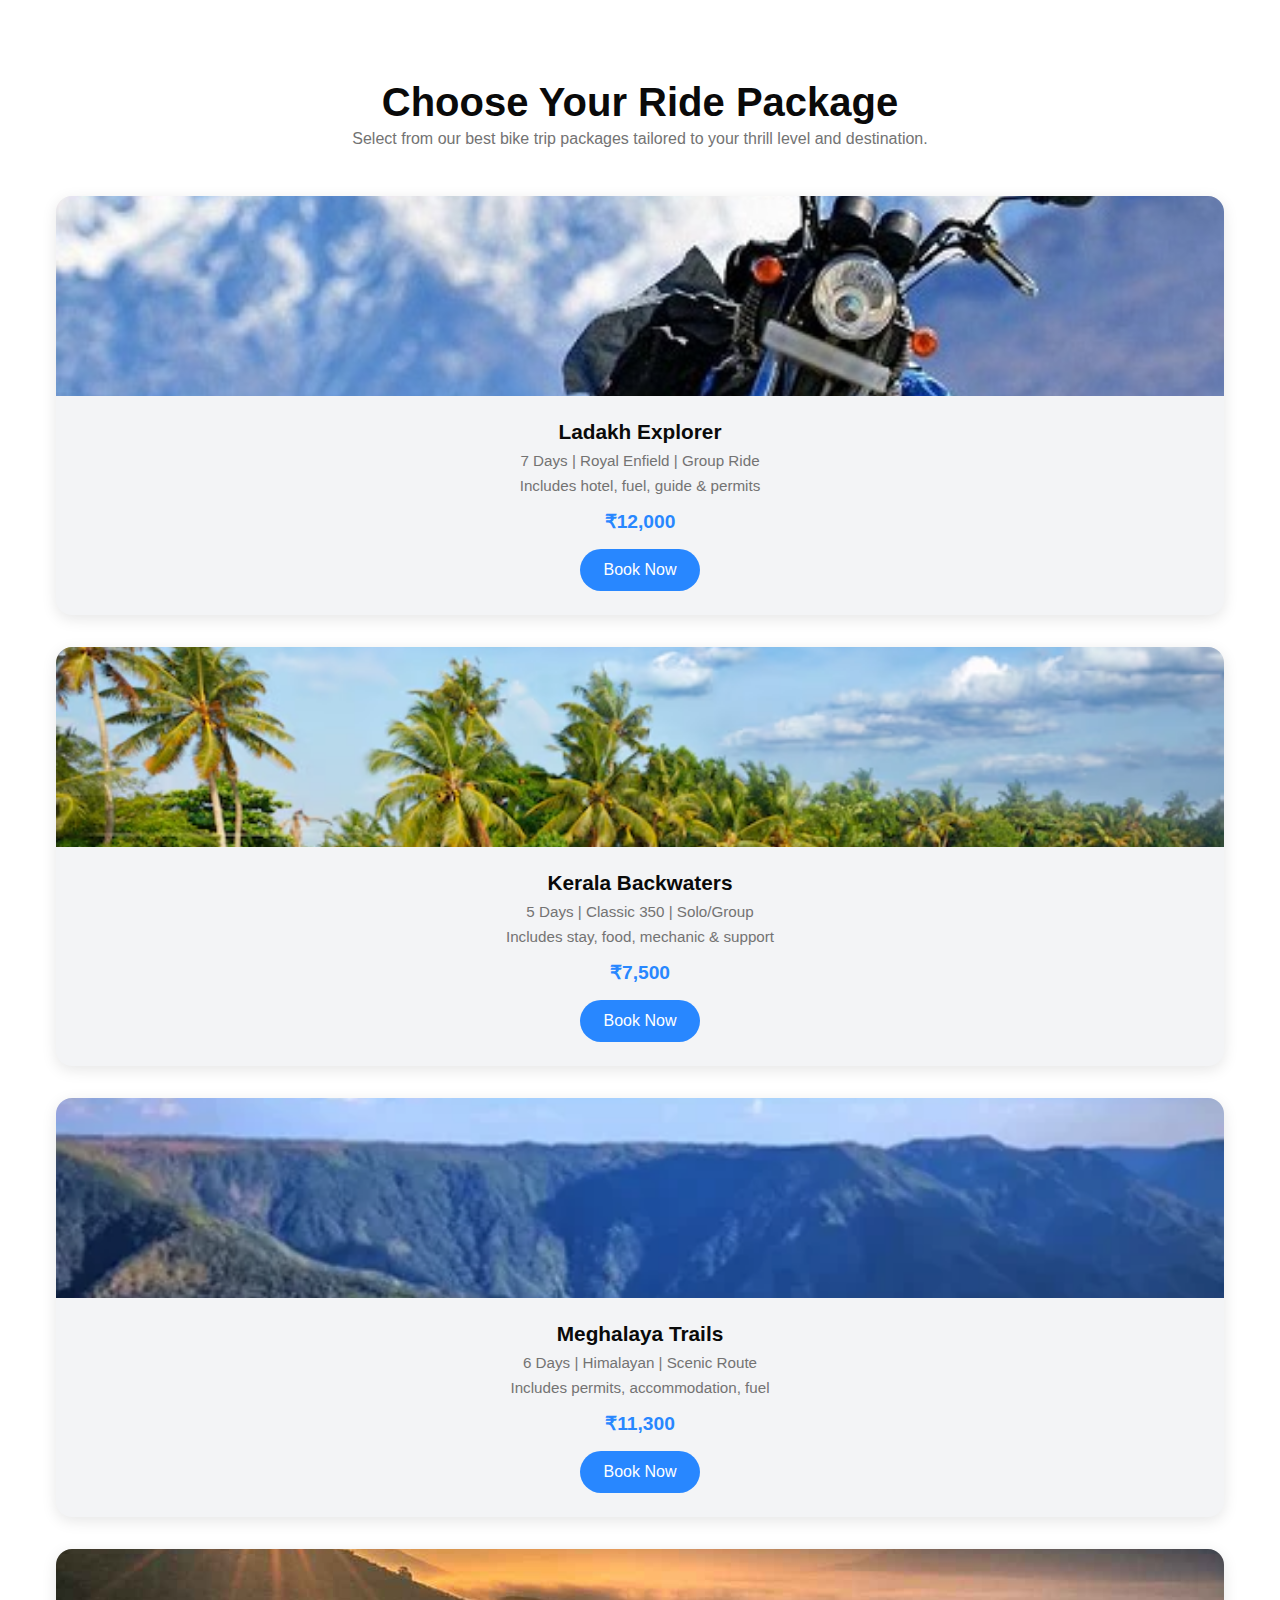
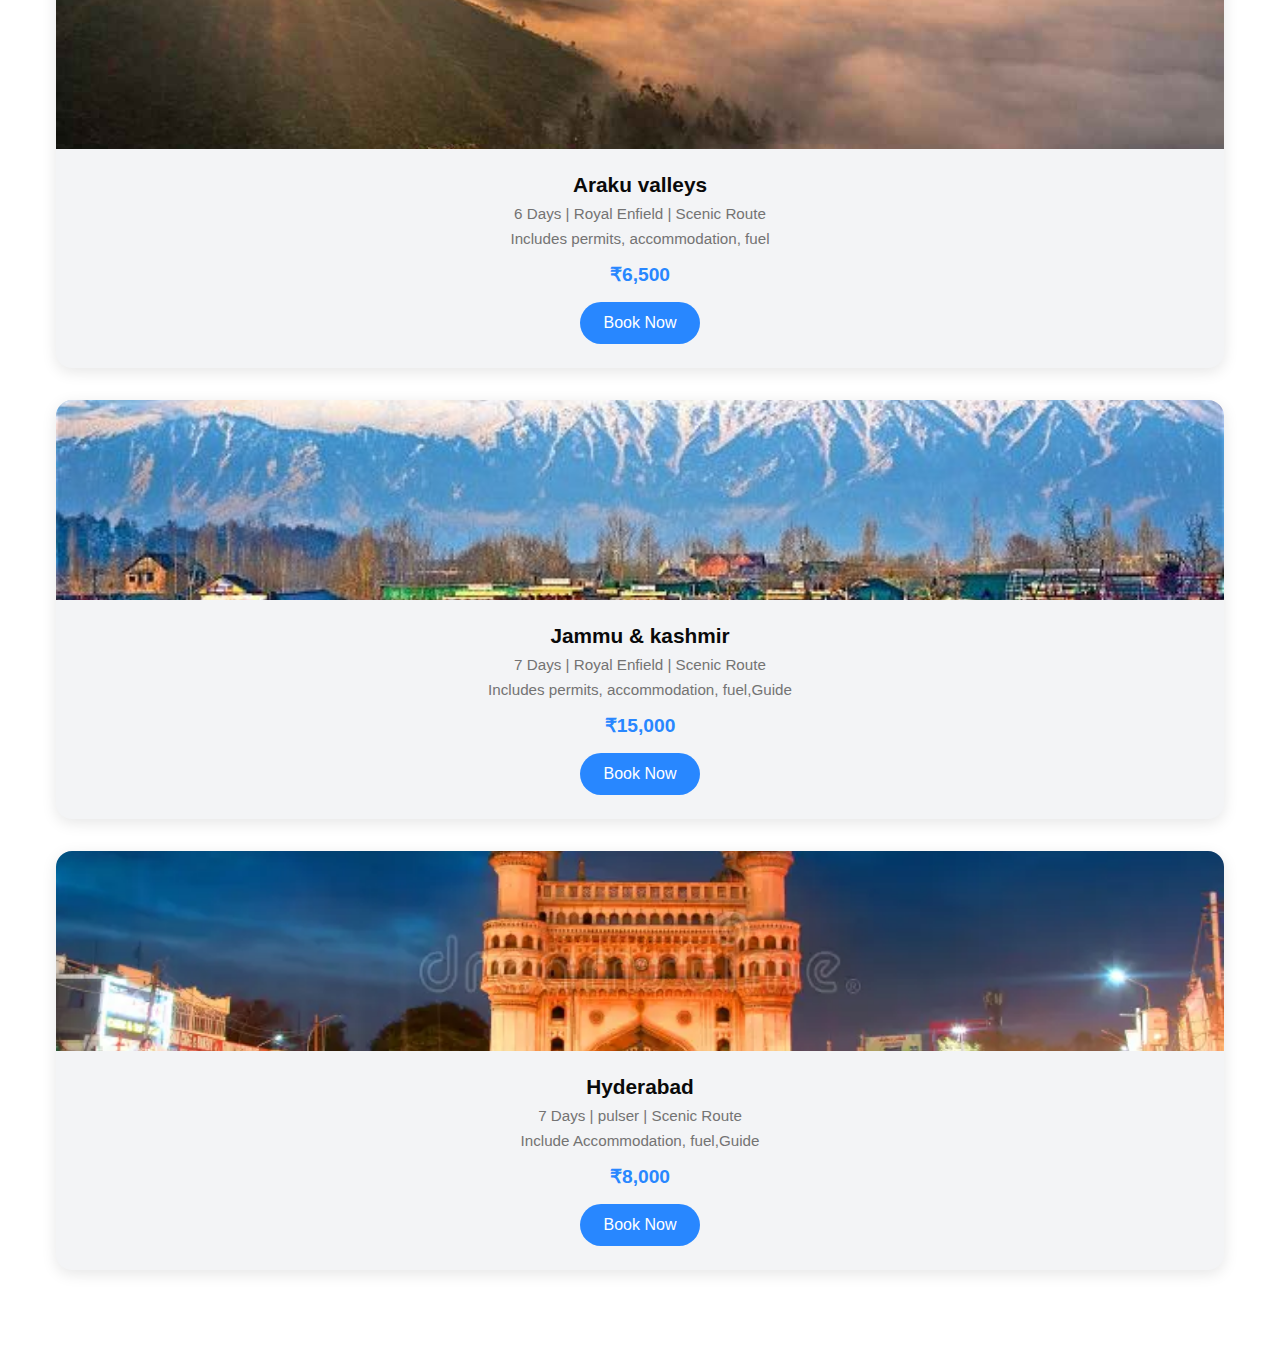
<file: packages.html>
<!DOCTYPE html>
<html lang="en">
<head>
    <meta charset="UTF-8">
    <meta name="viewport" content="width=device-width, initial-scale=1.0">
    <title>Document</title>
    <link rel="stylesheet" href="style.css">
</head>
<body>
    <section class="section__container packages__container" id="packages">
  <h2 class="section__header">Choose Your Ride Package</h2>
  <p class="section__description">
    Select from our best bike trip packages tailored to your thrill level and destination.
  </p>
  <div class="packages__grid">
    <div class="package__card">
      <img src="./Ladakh.png" alt="Ladakh Ride" />
      <div class="package__details">
        <h4>Ladakh Explorer</h4>
        <p>7 Days | Royal Enfield | Group Ride</p>
        <p>Includes hotel, fuel, guide & permits</p>
        <h5>₹12,000</h5>
        <a href="trip.html"><button class="btn">Book Now</button></a>
      </div>
    </div>

    <div class="package__card">
      <img src="kerala.png" alt="Kerala Ride" />
      <div class="package__details">
        <h4>Kerala Backwaters</h4>
        <p>5 Days | Classic 350 | Solo/Group</p>
        <p>Includes stay, food, mechanic & support</p>
        <h5>₹7,500</h5>
        <a href="trip.html"><button class="btn">Book Now</button></a>
      </div>
    </div>

    <div class="package__card">
      <img src="mega.png" alt="Meghalaya Ride" />
      <div class="package__details">
        <h4>Meghalaya Trails</h4>
        <p>6 Days | Himalayan | Scenic Route</p>
        <p>Includes permits, accommodation, fuel</p>
        <h5>₹11,300</h5>
         <a href="trip.html"><button class="btn">Book Now</button></a>
        </div>
    </div>
    <div class="package__card">
      <img src="araku.png" alt="Araku Ride" />
      <div class="package__details">
        <h4>Araku valleys</h4>
        <p>6 Days | Royal Enfield | Scenic Route</p>
        <p>Includes permits, accommodation, fuel</p>
        <h5>₹6,500</h5>
        <a href="trip.html"><button class="btn">Book Now</button></a>
      </div>
    </div>
     <div class="package__card">
      <img src="jammu.png" alt="Araku Ride" />
      <div class="package__details">
        <h4>Jammu & kashmir</h4>
        <p>7 Days | Royal Enfield | Scenic Route</p>
        <p>Includes permits, accommodation, fuel,Guide</p>
        <h5>₹15,000</h5>
        <a href="trip.html"><button class="btn">Book Now</button></a>
      </div>
    </div>
    <div class="package__card">
      <img src="hyd.png" alt="Araku Ride" />
      <div class="package__details">
        <h4>Hyderabad</h4>
        <p>7 Days | pulser | Scenic Route</p>
        <p>Include Accommodation, fuel,Guide</p>
        <h5>₹8,000</h5>
        <a href="trip.html"><button class="btn">Book Now</button></a>
      </div>
    </div>
  </div>
</section>
</body>
</html>
</file>
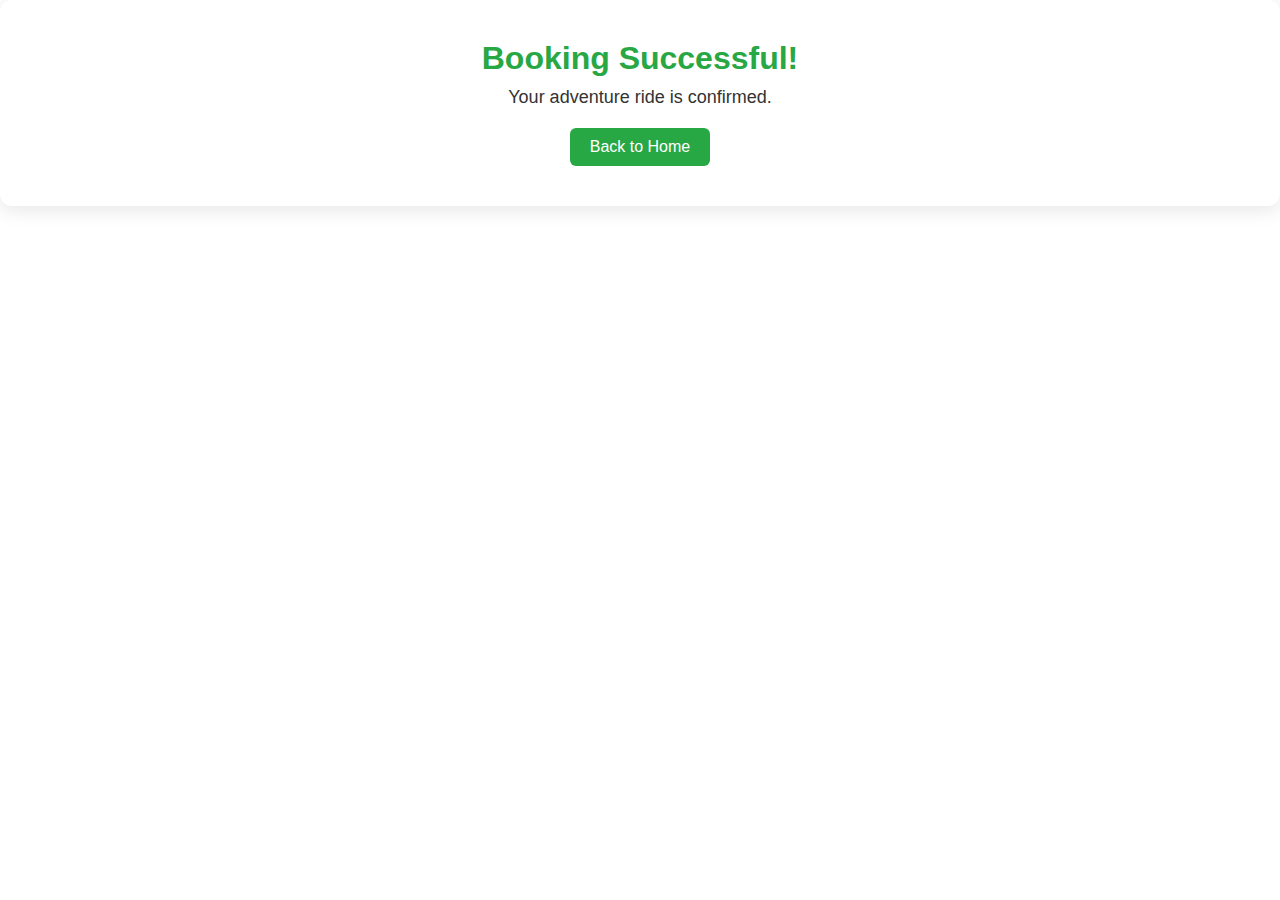
<file: result.html>
<!DOCTYPE html>
<html lang="en">
<head>
    <meta charset="UTF-8">
    <meta name="viewport" content="width=device-width, initial-scale=1.0">
    <title>Document</title>
    <link rel="stylesheet" href="style.css">
</head>
<body>
    <div class="success-box">
    <h1> Booking Successful!</h1>
    <p>Your adventure ride is confirmed.</p>
    <a href="index.html">Back to Home</a>
  </div>
</body>
</html>
</file>
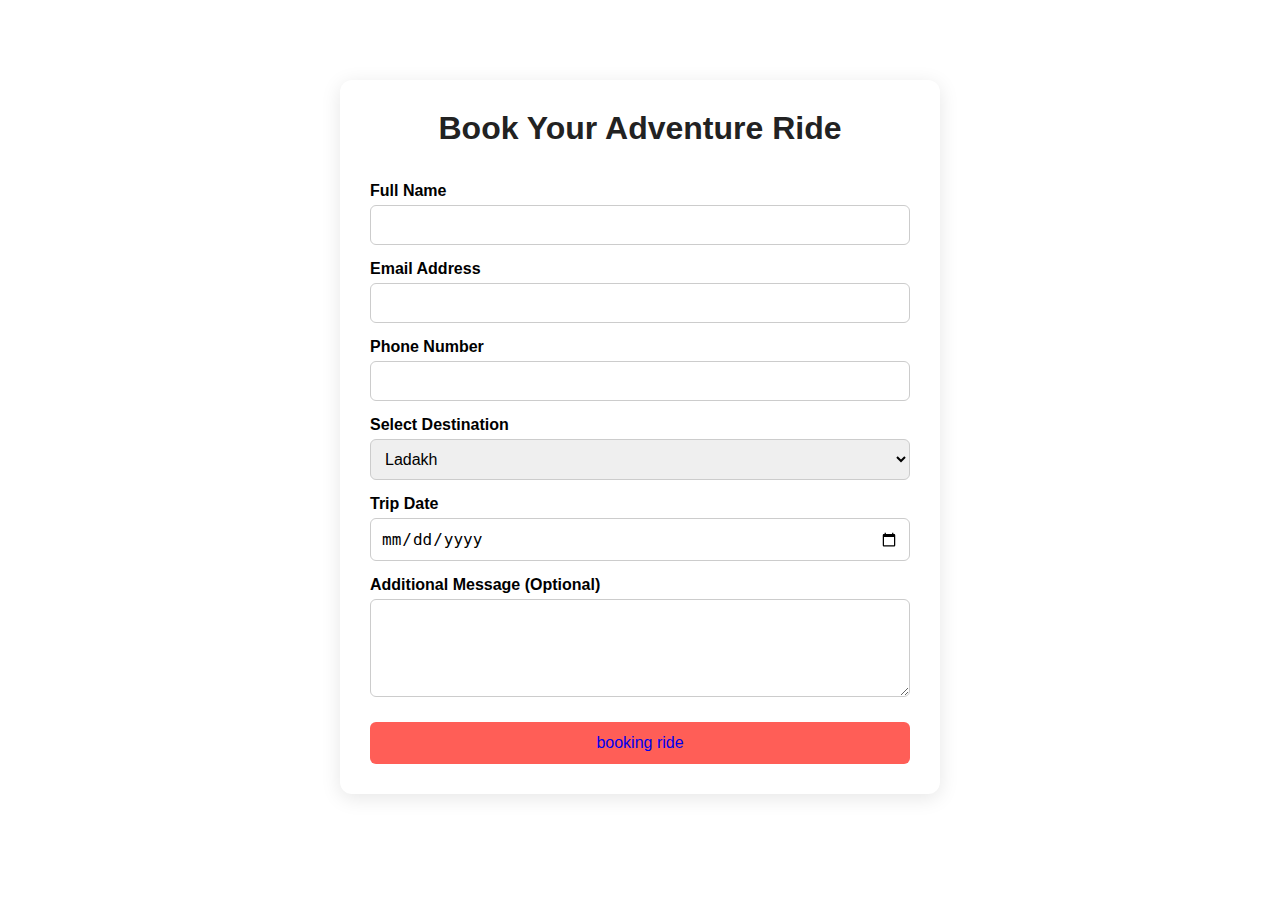
<file: trip.html>
<!DOCTYPE html>
<html lang="en">
<head>
    <meta charset="UTF-8">
    <meta name="viewport" content="width=device-width, initial-scale=1.0">
    <title>Document</title>
    <link rel="stylesheet" href="style.css">
</head>
<body>
     <div class="booking__container">
    <h1>Book Your Adventure Ride</h1>
    <form action="#" method="POST">
      <label for="name">Full Name</label>
      <input type="text" id="name" name="name" required />

      <label for="email">Email Address</label>
      <input type="email" id="email" name="email" required />

      <label for="phone">Phone Number</label>
      <input type="tel" id="phone" name="phone" required />

      <label for="destination">Select Destination</label>
      <select id="destination" name="destination">
        <option value="ladakh">Ladakh</option>
        <option value="meghalaya">Meghalaya</option>
        <option value="kerala">Kerala</option>
        <option value="Araku">Araku</option>
        <option value="Kashmir">Kashmir</option>
        <option value="Goa">Goa</option>
        <option value="Hyderabad">Hyderabad</option>
        <option value="Chennai">Chennai</option>
        <option value="Benguluru">Benguluru</option>
        <option value="Mumbai">Mumbai</option>

      </select>

      <label for="date">Trip Date</label>
      <input type="date" id="date" name="date" required />

      <label for="message">Additional Message (Optional)</label>
      <textarea id="message" name="message" rows="4"></textarea>

      <button type="submit" class="btn1"><a href="result.html">booking ride</a></button>
    </form>
  </div>
</body>
</html>
</file>
<file: style.css>
:root {
  --primary-color: #2887ff;
  --primary-color-dark: #2476da;
  --text-dark: #0a0a0a;
  --text-light: #737373;
  --extra-light: #f3f4f6;
  --white: #ffffff;
  --max-width: 1200px;
}

*{
  padding: 0;
  margin: 0;
  box-sizing: border-box;
}

.section__container {
  max-width: var(--max-width);
  margin: auto;
  padding: 5rem 1rem;
}

.section__header {
  margin-bottom: 5px;
  font-size: 2.5rem;
  font-weight: 700;
  color: var(--text-dark);
  text-align: center;
}

.section__description {
  max-width: 600px;
  margin-inline: auto;
  color: var(--text-light);
  text-align: center;
}

.btn {
  padding: 0.75rem 1.5rem;
  outline: none;
  border: none;
  font-size: 1rem;
  white-space: nowrap;
  color: var(--white);
  background-color: var(--primary-color);
  border-radius: 5rem;
  transition: 0.3s;
  cursor: pointer;
}

.btn:hover {
  background-color: var(--primary-color-dark);
}

.logo {
  font-size: 1.75rem;
  font-weight: 800;
  color: var(--text-dark);
}

img {
  display: flex;
  width: 100%;
}

a {
  text-decoration: none;
  transition: 0.3s;
}

ul {
  list-style: none;
}

html,
body {
  scroll-behavior: smooth;
}

body {
  font-family: "DM Sans", sans-serif;
}

nav {
      position:fixed;
      top: 0;
      width: 100%;
      background-color: var(--white);
      box-shadow: 0 2px 10px rgba(0, 0, 0, 0.1);
      z-index: 100;
    }
    @media (max-width: 768px) {
  nav {
    position: relative;
    box-shadow: none;
  }
}


    .nav__container {
      max-width: var(--max-width);
      margin: auto;
      padding: 1rem;
      display: flex;
      align-items: center;
      justify-content: space-between;
      height: var(--nav-height);
    }

    .nav__logo {
      font-size: 1.5rem;
      font-weight: 700;
      color: var(--primary-color);
      display: flex;
      justify-content: space-between; 
      align-items: center;
      padding: 1rem 2rem;
      
    }

    .nav__links {
      
      top: var(--nav-height);
      left: 0;
      /* width: 100%; */
      padding: 2rem;
      display: flex;
      flex-direction: column;
      align-items: center;
      gap: 1.5rem;
      background-color: var(--white);
      transform: translateY(-150%);
      transition: transform 0.5s ease;
      box-shadow: 0 5px 10px rgba(0, 0, 0, 0.1);
      z-index: 99;
    }
    /* .nav__links:hover{
      color: skyblue;
    } */

    #nav-toggle {
      display: none;
    }

    #nav-toggle:checked ~ .nav__links {
      transform: translateY(0);
    }

    .nav__links a {
      font-weight: 600;
      color: var(--text-dark);
      padding: 0.5rem 1rem;
      border-radius: 5px;
      transition: all 0.3s ease;
    }

    .nav__links a:hover {
      color: var(--primary-color);
      background-color: rgba(40, 135, 255, 0.1);
    }

    .nav__btns {
      display: none;
    }

    .nav_menu_btn {
      display: flex;
      align-items: center;
      justify-content: center;
      font-size: 1.5rem;
      color: var(--text-dark);
      cursor: pointer;
      width: 40px;
      height: 40px;
      border-radius: 50%;
      transition: background 0.3s ease;
    }

    .nav_menu_btn:hover {
      background-color: rgba(40, 135, 255, 0.1);
    }

 header{
  margin-top: 5rem;
  padding-inline: 1rem;
  position: relative;
  isolation: isolate;
  overflow: hidden;
}

.header__content:hover{
  color: white;
}
header::before{
  position:absolute;
  content: "";
  height: 100%;
  width: calc(100% - 2rem);
  top: 50%;
  left: 50%;
  transform: translate(-50%, -50%);
  background-image: url(./background.png);
  background-position: center;
  background-size: cover;
  background-repeat: no-repeat;
  border-radius: 3rem;
  z-index: -1;
} 
.header__container{
  display: grid;

}
.header__content{
  padding: 4rem 1rem;
}


  .header__content p{
    margin-bottom: 5px;
    font-size: 1rem;
    font-weight: 600;
    color: var(--text-dark);
    text-align: center;
  }
  .header__content h1{
    margin-bottom: 2rem;
    font-size: 4.5rem;
    font-weight: 600;
    color: var(--text-dark);
    line-height: 5.5rem;
    text-align: center;
  }

  .header__btns{
    display:flex ;
    align-items: center;
    justify-content: center;
    gap: 1rem;
  }
  .header__btns .btn{
    padding: 1rem 2rem;
  }
.header__btns a {
  padding: 9px 10px;
  font-size: 1,5rem;
  color: var(--primary-color);
  background-color: var(--white);
  
}
.header__btns a:hover{
color: var(--white);
background-color: var(--primary-color);
}

.destination_container :is(.sectionheader, .section_description){
  text-align: left;
  margin-inline-start: unset;
}

  .destination__grid{
  margin-top: 4rem;
  display: grid;
  gap: 2rem 1rem;

}
.destination__card img {
  border-radius: 1.5rem;
  box-shadow: 5px 5px 20px rgba(0, 0, 0, 0.2);
}  

.destination_card_details{
  padding:1rem;
  display: flex;
  align-items: center;
  justify-content: space-between;
  gap: 1rem;
}
.destination_card_details h4{
margin-bottom: 5px;
font-size: 1.2rem;
font-weight: 600;
columns: var(--text-dark);
}
.destination_card_details p{
  columns: var(--text-light);
}


.destination__ratings{
  padding: 5px 10px;
  font-size: 0.9rem;
  white-space: nowrap;
  color: var(--white);
  background-color: var(--primary-color);
  border-radius: 1rem;
  transition: 0.3s;
}

.destination_card:hover .destination_ratings{
  background-color: var(--primary-color-dark);
}
.destination__card:hover {
  transform: translateY(-10px);
  box-shadow: 0 12px 24px rgba(0, 0, 0, 0.2);
}

.journey__grid{
  margin-top: 2rem;
  display: grid;
  gap: 0 1rem;
}


.journey__card__bg {
  padding: 2rem;
}

.journey__card__content {
  position: absolute;
  bottom: -100%;
  left: 0;
  width: 100%;
  height: 100%;
  padding: 2rem;
  background-color: var(--primary-color);
  border-radius: 1rem;
  color: var(--white);
  transition: bottom 0.5s ease;
  display: flex;
  flex-direction: column;
  justify-content: center;
}

.journey__card:hover .journey__card__content {
  bottom: 0;
}

.journey__card{
  position: relative;
  isolation: isolate;
  padding-top: 4rem;
  overflow: hidden;
  border-radius: 1rem;
  transition: 0.3s ease;
}



.journey_card_bg span{
  display: inline-block;
  margin-bottom: 4rem;
  font-size: 1.75rem;
  color: var(--primary-color);
}

.journey_card_bg h4{
  font-size: 1.2rem;
  font-weight: 600;
  color: var(--text-dark);
}


  .journey_card:hover {
    top: 0;
  }


.journey__card:hover {
  transform: translateY(-10px);
  box-shadow: 0 10px 25px rgba(0, 0, 0, 0.15);
}

  .journey_card_content span{
    display: inline-block;
    margin-bottom: 1rem;
    padding: 7px 9px;
    font-size: 1rem;
    border: 2px solid var(--white);
    color: var(--white);
    border-radius: 100%;
  }

  .journey_card_content h4{
    margin-bottom: 1rem;
    font-size: 1.2rem;
    font-weight: 600;
    color:var(--white);
  }

  .journey_card_bg p{
   color: var(--extra-light);
  }

  .showcase__container{
    display: grid;
    gap: 2rem;
    overflow: hidden;
  }
  
  .showcase__image img{
    max-width: 400px;
    margin-inline: auto;
    box-shadow: 5px 5px 20px rgba(0, 0, 0, 0.2);
  }

  .showcase__content h4{
    margin-bottom: 2rem;
    font-size: 3rem;
    font-weight: 600;
    color: var(--text-dark);
  }

  .showcase__content p{
    margin-bottom: 1rem;
    color: var(--text-light);
  }

  .showcase__content .btn{
    width: 100%;
    margin-top: 2rem;
    padding: 1.5rem;
    font-weight: 600;
    color: var(--white);
    background-image: url(./shimla.png);
    background-size: cover;
    background-position: center center;
    background-repeat: repeat;
    border-radius: 5px;
  }

  .banner__container{
    display: grid;
    gap: 2rem;
  }

  .banner__card{
    padding: 2rem 1rem;
    text-align: center;
    background-color: var(--extra-light);
    border-radius: 2rem;
    box-shadow: 5px 5px 20px rgba(0, 0, 0, 0.1);
  }

  .banner__card h4{
    font-size: 5rem;
    font-weight: 500;
    color: var(--primary-color);
  }

  .banner__card p{
    color: var(--text-light);

  }

  .discover__grid {
  margin-top: 4rem;
  display: grid;
  gap: 2rem;
}

.discover__card {
  padding: 2rem 1rem;
  text-align: center;
  transition: 0.3s;
  border-radius: 1rem;
}

.discover__card:hover {
  box-shadow: 5px 5px 20px rgba(0, 0, 0, 0.1);
}

.discover__card span {
  display: inline-block;
  margin-bottom: 1rem;
  padding: 10px 15px;
  font-size: 1.5rem;
  color: var(--primary-color);
  background-color: rgba(40, 135, 255, 0.1);
  border-radius: 100%;
}

.discover__card h4 {
  max-width: 150px;
  margin-inline: auto;
  margin-bottom: 1rem;
  font-size: 1.2rem;
  font-weight: 700;
  color: var(--text-dark);
}

.destination__card p {
  color: var(--text-light);
}

footer {
  background-color: var(--extra-light);
}

.footer__container {
  display: grid;
  gap: 4rem 2rem;
}

.footer__col p {
  max-width: 300px;
  margin-block: 2rem;
  color: var(--text-light);
}

.footer__socials {
  display: flex;
  align-items: center;
  gap: 1rem;
  flex-wrap: wrap;
}

.footer__socials a {
  display: inline-block;
  padding: 7px 10px;
  font-size: 1.25rem;
  color: var(--white);
  background-color: var(--primary-color);
  border-radius: 100%;
}

.footer__socials a:hover {
  background-color: var(--primary-color-dark);
}

.footer__col h4 {
  margin-bottom: 2rem;
  font-size: 1.2rem;
  font-weight: 600;
  color: var(--text-dark);
}

.footer__links {
  display: grid;
  gap: 1rem;
}

.footer__links a {
  display: flex;
  align-items: center;
  gap: 10px;
  color: var(--text-light);
}

.footer__links a:hover {
  color: var(--primary-color);
}

.footer__links a span {
  font-size: 1.25rem;
}

.footer__col form {
  display: grid;
  gap: 1rem;
}

.footer__col input {
  padding: 0.75rem;
  font-size: 1rem;
  color: var(--text-dark);
  background-color: var(--white);
  border: 1px solid var(--text-light);
  border-radius: 5px;
}

.footer__col input::placeholder {
  color: var(--text-light);
}

.footer__col .btn {
  border-radius: 5px;
}

.footer__bar {
  padding: 1rem;
  font-size: 0.9rem;
  color: var(--text-light);
  text-align: center;
}

@media (width > 540px) {
  .destination__grid {
    grid-template-columns: repeat(2, 1fr);
  }

  .journey__grid {
    grid-template-columns: repeat(2, 1fr);
  }

  .showcase__container {
    grid-template-columns: repeat(2, 1fr);
    align-items: center;
  }

  .banner__container {
    grid-template-columns: repeat(2, 1fr);
  }

  .discover__grid {
    grid-template-columns: repeat(2, 1fr);
  }

  .footer__container {
    grid-template-columns: repeat(2, 1fr);
  }

  .footer__col:last-child {
    grid-area: 2/1/3/2;
  }
}
  @media(width > 768px) {
    nav {
      position: static;
      padding: 2rem 1rem;
      max-width: var(--max-width);
      margin-inline: auto;
      display: flex;
      align-items: center;
      justify-content: space-between;
      gap: 2rem;
    }
    .nav__header{
      flex: 1;
      padding: 0;
      background-color: transparent;
    }
    .nav__logo .logo{
      color: var(--text-dark);
    }
    .nav_menu_btn{
      display: none;
    }
.nav__links{
  position: static;
  width: fit-content;
  padding: 0;
  flex-direction: row;
  background-color: transparent;
  transform: none !important;
}

.nav__links a{
  color: var(--text-dark);
}

.nav__links a:hover{
  color: var(--primary-color);
}

.nav__links li:last-child{
  display: none;
}

.nav__btns{
  flex: 1;
  display: flex;
  justify-content: flex-end;
}

.nav__btns .button{
  padding: 75rem 2rem;
  background-color: var(--text-dark);
}
header{
  margin-top: 0;
}
.header__container{
  grid-template-columns:
  minmax(0 ,1fr)
repeat(5, minmax(0, calc(var(--max-width)/ 5)))
minmax(0, 1fr) ;
}
.header__content{
grid-column: 2/4;
padding-block: 8rem;
}
.header__content :is(p, h1){
  text-align: left;
}
.header__btns{
  justify-content: flex-start;
}
.header__image{
  grid-column: 4.5/8;
  position: relative;
  isolation: isolate;
  height: 100%;
}
.header__image img{
  position: absolute;
  top: 2rem;
  left: 0;
  height: 100%;
  width: unset;
}
.destination__grid{
  grid-template-columns: repeat(3, 1fr);
}
.journey__grid{
  grid-template-columns: repeat(3, 1fr);
}
.showcase__container{
  grid-template-columns: repeat(3, 1fr);
}

.showcase__content{
  grid-column: 2/4;
} 

.banner__container{
  grid-template-columns: repeat(3, 1fr);
}
.discover__grid {
    grid-template-columns: repeat(3, 1fr);
  }
  .footer__container {
    grid-template-columns: 2fr 1fr 1fr 1.5fr;
  }

  .footer__col:last-child {
    grid-area: unset;
  }
}
  

  @media (width > 1200px) {
  .header__content {
    padding-inline: 1rem 0;
  }

  .destination__grid {
    gap: 2rem;
  }
}

.booking__container {
      max-width: 600px;
      margin: 80px auto;
      background: #fff;
      padding: 30px;
      border-radius: 12px;
      box-shadow: 0 4px 20px rgba(0, 0, 0, 0.1);
    }

    .booking__container h1 {
      text-align: center;
      margin-bottom: 20px;
      color: #222;
    }

    form {
      display: flex;
      flex-direction: column;
    }

    label {
      margin-top: 15px;
      font-weight: 600;
    }

    input, select, textarea {
      padding: 10px;
      margin-top: 5px;
      border: 1px solid #ccc;
      border-radius: 6px;
      font-size: 16px;
    }

    textarea {
      resize: vertical;
    }

    .btn1{
      margin-top: 25px;
      padding: 12px;
      background-color: #ff5e57;
      color: #fff;
      border: none;
      font-size: 16px;
      cursor: pointer;
      border-radius: 6px;
      transition: 0.3s ease;
    }
    .btn2{
      /* margin-top: 25px; */
      padding: 12px;
      background-color: #ff5e57;
      color: #fff;
      border: none;
      font-size: 16px;
      cursor: pointer;
      border-radius: 6px;
      transition: 0.3s ease;
    }

    .btn:hover {
      background-color: #e94e4b;
    }

        .success-box {
      background: #ffffff;
      padding: 40px;
      border-radius: 12px;
      box-shadow: 0 4px 20px rgba(0, 0, 0, 0.1);
      text-align: center;
    }
    .success-box h1 {
      color: #28a745;
      margin-bottom: 10px;
    }
    .success-box p {
      font-size: 18px;
      color: #333;
    }
    .success-box a {
      display: inline-block;
      margin-top: 20px;
      padding: 10px 20px;
      background-color: #28a745;
      color: white;
      text-decoration: none;
      border-radius: 6px;
    }
    .success-box a:hover {
      background-color: #218838;
    }

    .packages__grid {
  margin-top: 3rem;
  display: grid;
  gap: 2rem;
}

.package__card {
  background-color: var(--extra-light);
  border-radius: 1rem;
  box-shadow: 0 4px 15px rgba(0, 0, 0, 0.1);
  overflow: hidden;
  transition: 0.3s ease;
}

.package__card:hover {
  transform: translateY(-5px);
  box-shadow: 0 8px 20px rgba(0, 0, 0, 0.15);
}

.package__card img {
  width: 100%;
  height: 200px;
  object-fit: cover;
}

.package__details {
  padding: 1.5rem;
  text-align: center;
}

.package__details h4 {
  margin-bottom: 0.5rem;
  font-size: 1.3rem;
  color: var(--text-dark);
}

.package__details p {
  font-size: 0.95rem;
  color: var(--text-light);
  margin-bottom: 0.5rem;
}

.package__details h5 {
  font-size: 1.2rem;
  margin: 1rem 0;
  color: var(--primary-color);
}
</file>
